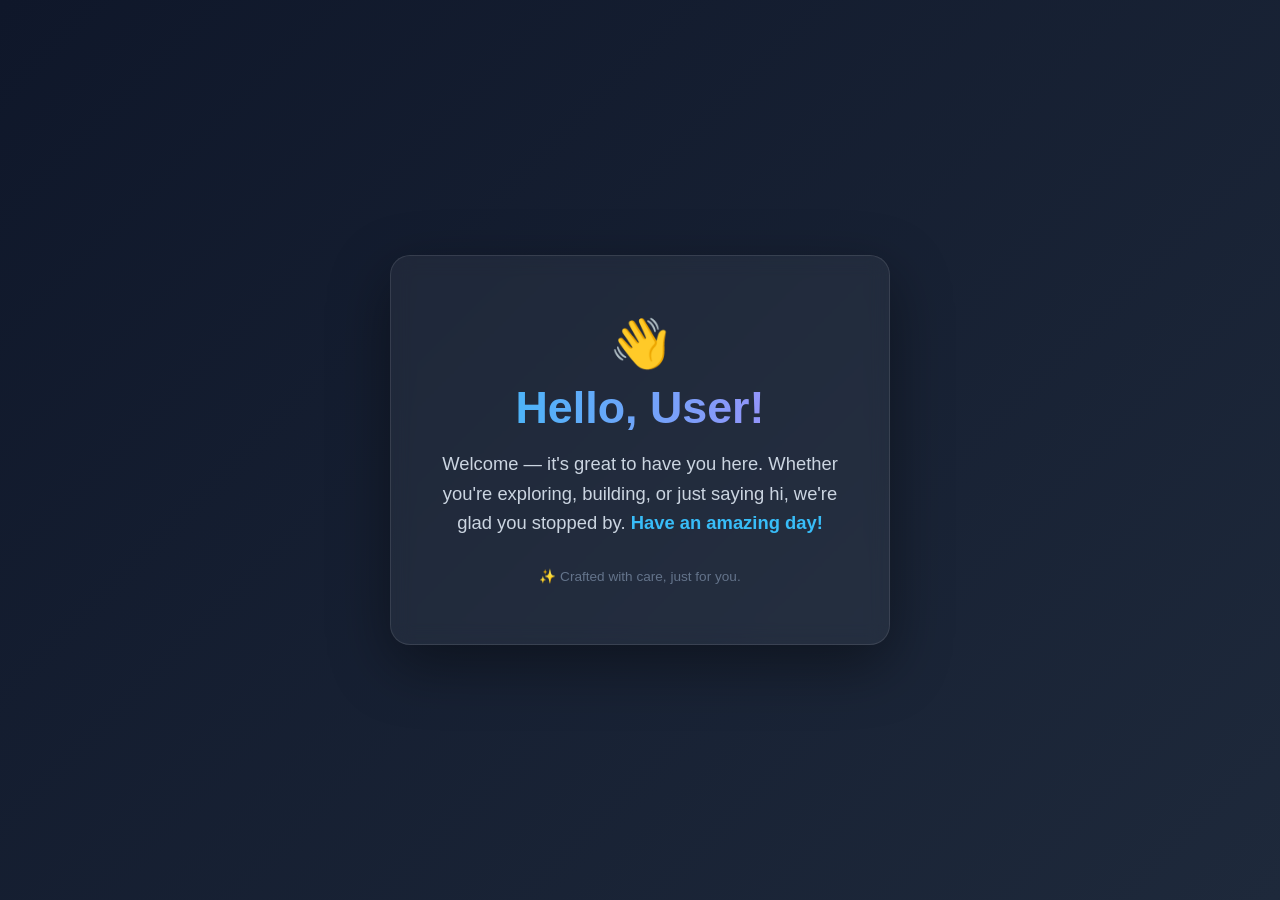
<file: target/classes/static/index.html>
<!DOCTYPE html>
<html lang="en">
<head>
<meta charset="UTF-8" />
<meta name="viewport" content="width=device-width, initial-scale=1.0" />
<title>Hello, User!</title>
<style>
  * {
    margin: 0;
    padding: 0;
    box-sizing: border-box;
  }

  body {
    min-height: 100vh;
    display: flex;
    align-items: center;
    justify-content: center;
    font-family: 'Segoe UI', 'Helvetica Neue', Arial, sans-serif;
    background: linear-gradient(135deg, #0f172a 0%, #1e293b 50%, #0f172a 100%);
    background-size: 200% 200%;
    animation: gradientShift 12s ease infinite;
    overflow: hidden;
  }

  @keyframes gradientShift {
    0% { background-position: 0% 50%; }
    50% { background-position: 100% 50%; }
    100% { background-position: 0% 50%; }
  }

  .card {
    text-align: center;
    padding: 60px 50px;
    background: rgba(255, 255, 255, 0.05);
    border: 1px solid rgba(255, 255, 255, 0.1);
    border-radius: 20px;
    backdrop-filter: blur(10px);
    box-shadow: 0 20px 60px rgba(0, 0, 0, 0.4);
    animation: fadeInUp 1s ease-out;
    max-width: 500px;
  }

  @keyframes fadeInUp {
    from {
      opacity: 0;
      transform: translateY(30px);
    }
    to {
      opacity: 1;
      transform: translateY(0);
    }
  }

  .wave {
    display: inline-block;
    animation: wave 2s infinite;
    transform-origin: 70% 70%;
    font-size: 3rem;
  }

  @keyframes wave {
    0%, 60%, 100% { transform: rotate(0deg); }
    10%, 30% { transform: rotate(14deg); }
    20% { transform: rotate(-8deg); }
    40% { transform: rotate(-4deg); }
    50% { transform: rotate(10deg); }
  }

  h1 {
    font-size: 2.8rem;
    background: linear-gradient(90deg, #38bdf8, #a78bfa, #f472b6);
    background-size: 200% auto;
    -webkit-background-clip: text;
    background-clip: text;
    color: transparent;
    animation: shine 4s linear infinite;
    margin-top: 10px;
    margin-bottom: 16px;
  }

  @keyframes shine {
    to { background-position: 200% center; }
  }

  p {
    color: #cbd5e1;
    font-size: 1.15rem;
    line-height: 1.6;
  }

  .highlight {
    color: #38bdf8;
    font-weight: 600;
  }

  .footer-note {
    margin-top: 30px;
    font-size: 0.85rem;
    color: #64748b;
  }
</style>
</head>
<body>

  <div class="card">
    <div class="wave">👋</div>
    <h1>Hello, User!</h1>
    <p>
      Welcome — it's great to have you here.
      Whether you're exploring, building, or just saying hi,
      we're glad you stopped by. <span class="highlight">Have an amazing day!</span>
    </p>
    <div class="footer-note">✨ Crafted with care, just for you.</div>
  </div>

</body>
</html>
</file>
